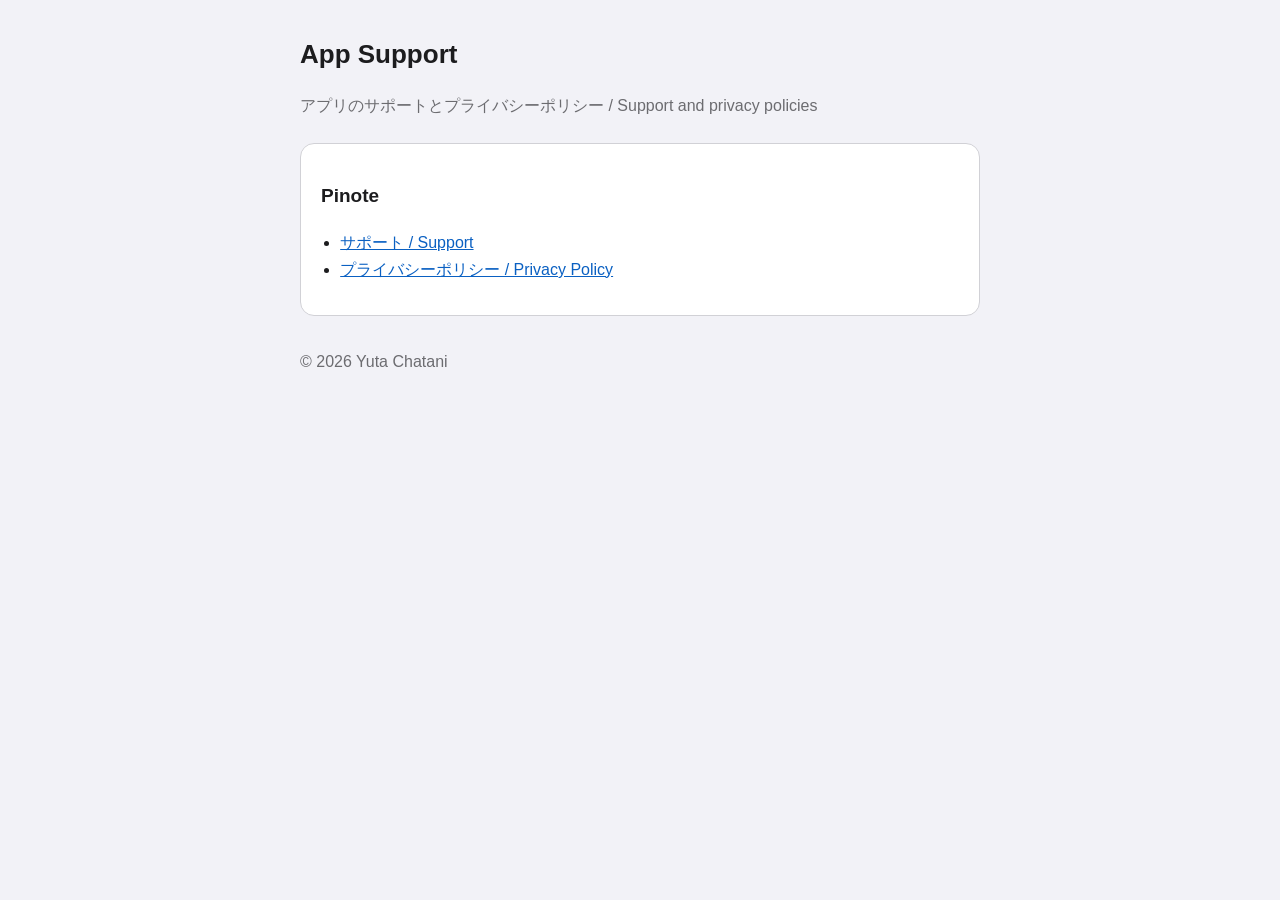
<file: index.html>
<!doctype html><html lang="ja"><meta charset="utf-8"><meta name="viewport" content="width=device-width,initial-scale=1"><title>App Support</title><link rel="stylesheet" href="style.css">
<main><h1>App Support</h1><p class="meta">アプリのサポートとプライバシーポリシー / Support and privacy policies</p>
<section><h2>Pinote</h2><ul><li><a href="pinote/support.html">サポート / Support</a></li><li><a href="pinote/privacy.html">プライバシーポリシー / Privacy Policy</a></li></ul></section><p class="meta" style="margin-top:32px">© 2026 Yuta Chatani</p></main></html>
</file>
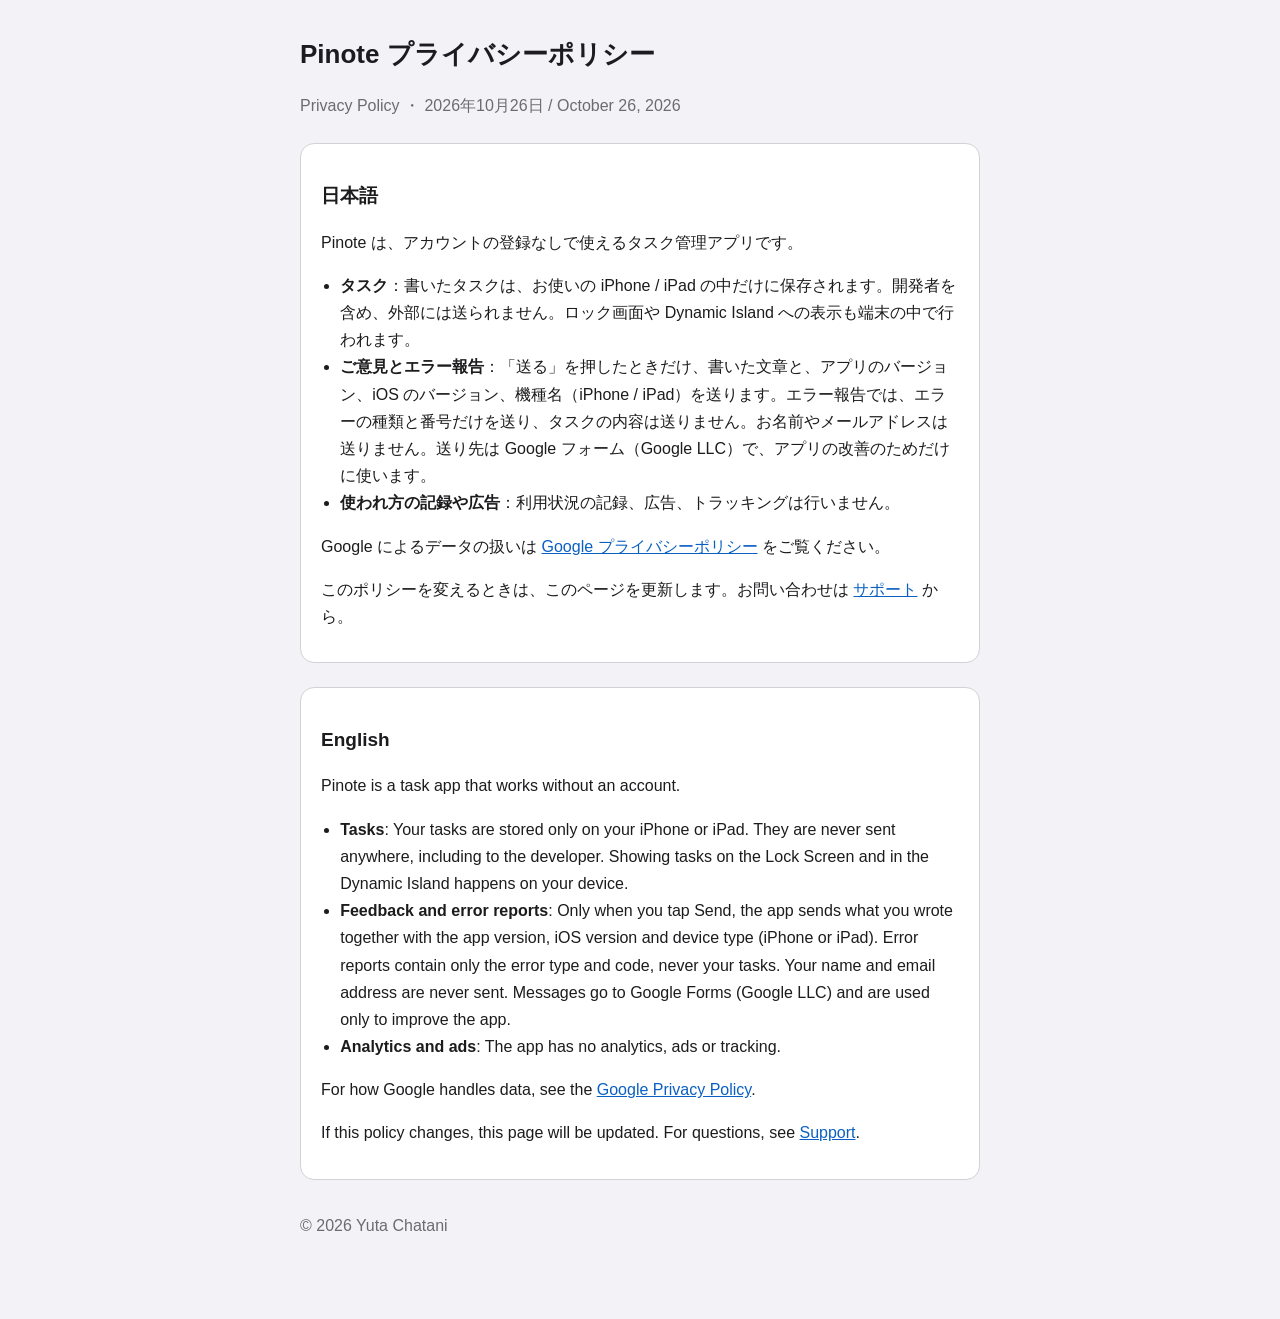
<file: pinote/privacy.html>
<!doctype html><html lang="ja"><meta charset="utf-8"><meta name="viewport" content="width=device-width,initial-scale=1"><title>Pinote プライバシーポリシー / Privacy Policy</title><link rel="stylesheet" href="../style.css">
<main><h1>Pinote プライバシーポリシー</h1><p class="meta">Privacy Policy ・ 2026年10月26日 / October 26, 2026</p>
<section lang="ja"><h2>日本語</h2>
<p>Pinote は、アカウントの登録なしで使えるタスク管理アプリです。</p>
<ul>
<li><strong>タスク</strong>：書いたタスクは、お使いの iPhone / iPad の中だけに保存されます。開発者を含め、外部には送られません。ロック画面や Dynamic Island への表示も端末の中で行われます。</li>
<li><strong>ご意見とエラー報告</strong>：「送る」を押したときだけ、書いた文章と、アプリのバージョン、iOS のバージョン、機種名（iPhone / iPad）を送ります。エラー報告では、エラーの種類と番号だけを送り、タスクの内容は送りません。お名前やメールアドレスは送りません。送り先は Google フォーム（Google LLC）で、アプリの改善のためだけに使います。</li>
<li><strong>使われ方の記録や広告</strong>：利用状況の記録、広告、トラッキングは行いません。</li>
</ul>
<p>Google によるデータの扱いは <a href="https://policies.google.com/privacy?hl=ja">Google プライバシーポリシー</a> をご覧ください。</p>
<p>このポリシーを変えるときは、このページを更新します。お問い合わせは <a href="support.html">サポート</a> から。</p></section>
<section lang="en"><h2>English</h2>
<p>Pinote is a task app that works without an account.</p>
<ul>
<li><strong>Tasks</strong>: Your tasks are stored only on your iPhone or iPad. They are never sent anywhere, including to the developer. Showing tasks on the Lock Screen and in the Dynamic Island happens on your device.</li>
<li><strong>Feedback and error reports</strong>: Only when you tap Send, the app sends what you wrote together with the app version, iOS version and device type (iPhone or iPad). Error reports contain only the error type and code, never your tasks. Your name and email address are never sent. Messages go to Google Forms (Google LLC) and are used only to improve the app.</li>
<li><strong>Analytics and ads</strong>: The app has no analytics, ads or tracking.</li>
</ul>
<p>For how Google handles data, see the <a href="https://policies.google.com/privacy?hl=en">Google Privacy Policy</a>.</p>
<p>If this policy changes, this page will be updated. For questions, see <a href="support.html">Support</a>.</p></section><p class="meta" style="margin-top:32px">© 2026 Yuta Chatani</p></main></html>
</file>
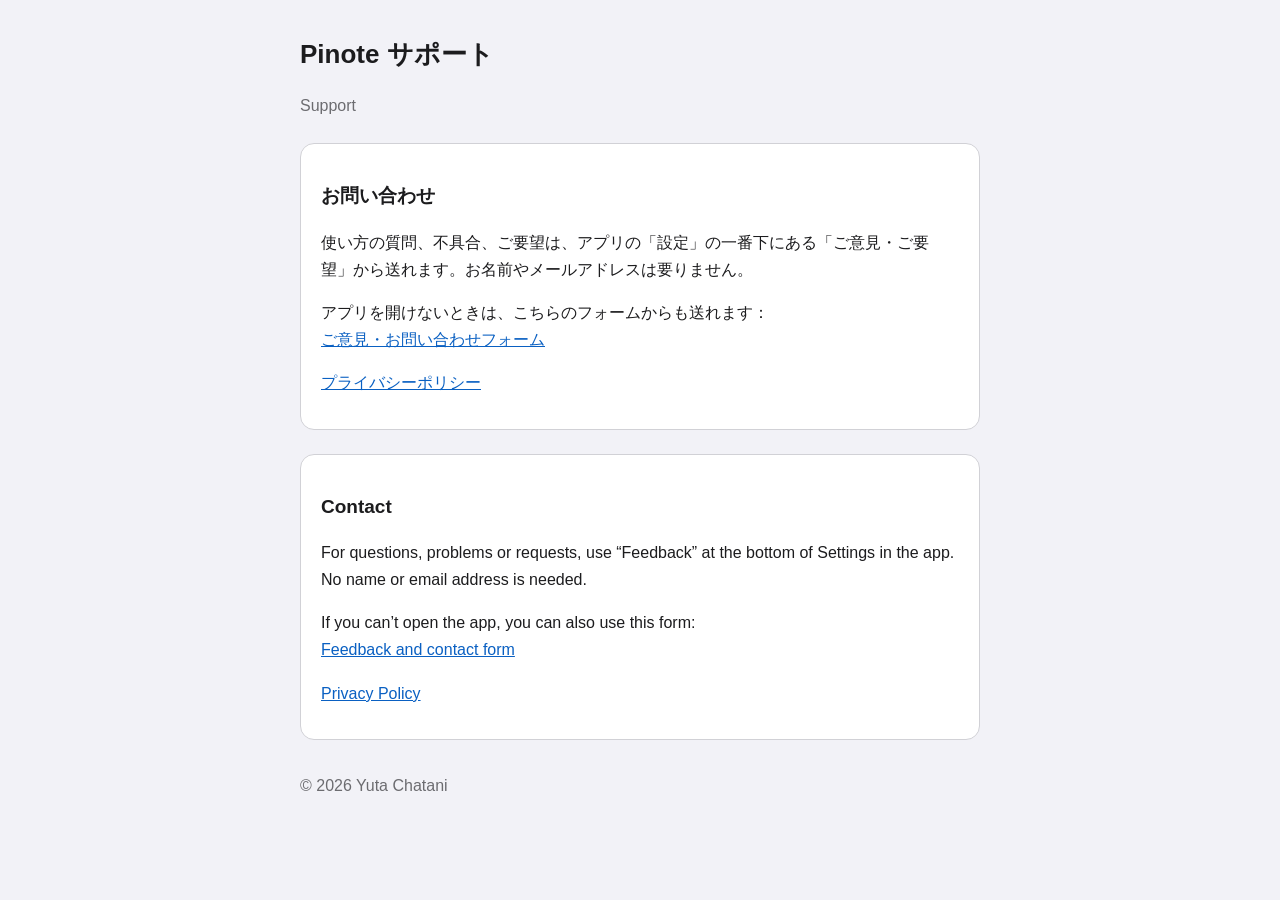
<file: pinote/support.html>
<!doctype html><html lang="ja"><meta charset="utf-8"><meta name="viewport" content="width=device-width,initial-scale=1"><title>Pinote サポート / Support</title><link rel="stylesheet" href="../style.css">
<main><h1>Pinote サポート</h1><p class="meta">Support</p>
<section lang="ja"><h2>お問い合わせ</h2>
<p>使い方の質問、不具合、ご要望は、アプリの「設定」の一番下にある「ご意見・ご要望」から送れます。お名前やメールアドレスは要りません。</p>
<p>アプリを開けないときは、こちらのフォームからも送れます：<br><a href="https://docs.google.com/forms/d/e/1FAIpQLSeuaZbHMAR1XEK031EgAAeH9mjfauP1wf6_WfrsfU09uFgA5g/viewform">ご意見・お問い合わせフォーム</a></p>
<p><a href="privacy.html">プライバシーポリシー</a></p></section>
<section lang="en"><h2>Contact</h2>
<p>For questions, problems or requests, use “Feedback” at the bottom of Settings in the app. No name or email address is needed.</p>
<p>If you can’t open the app, you can also use this form:<br><a href="https://docs.google.com/forms/d/e/1FAIpQLSeuaZbHMAR1XEK031EgAAeH9mjfauP1wf6_WfrsfU09uFgA5g/viewform">Feedback and contact form</a></p>
<p><a href="privacy.html">Privacy Policy</a></p></section><p class="meta" style="margin-top:32px">© 2026 Yuta Chatani</p></main></html>
</file>
<file: style.css>
:root{--bg:#f2f2f7;--fg:#1c1c1e;--muted:#6c6c70;--card:#fff;--line:#d1d1d6;--link:#0a60c2}
@media (prefers-color-scheme: dark){:root{--bg:#000;--fg:#f2f2f7;--muted:#98989f;--card:#1c1c1e;--line:#38383a;--link:#5aa7ff}}
body{margin:0;background:var(--bg);color:var(--fg);font:16px/1.7 -apple-system,BlinkMacSystemFont,"Hiragino Sans","Noto Sans JP",sans-serif;padding:32px max(16px,env(safe-area-inset-left)) 64px}
main{max-width:680px;margin:0 auto}
h1{font-size:26px;margin:0 0 4px}h2{font-size:19px;margin:32px 0 8px}
.meta,small{color:var(--muted)}a{color:var(--link)}
section{background:var(--card);border:1px solid var(--line);border-radius:14px;padding:4px 20px 16px;margin-top:24px}
ul{padding-left:1.2em}
</file>
